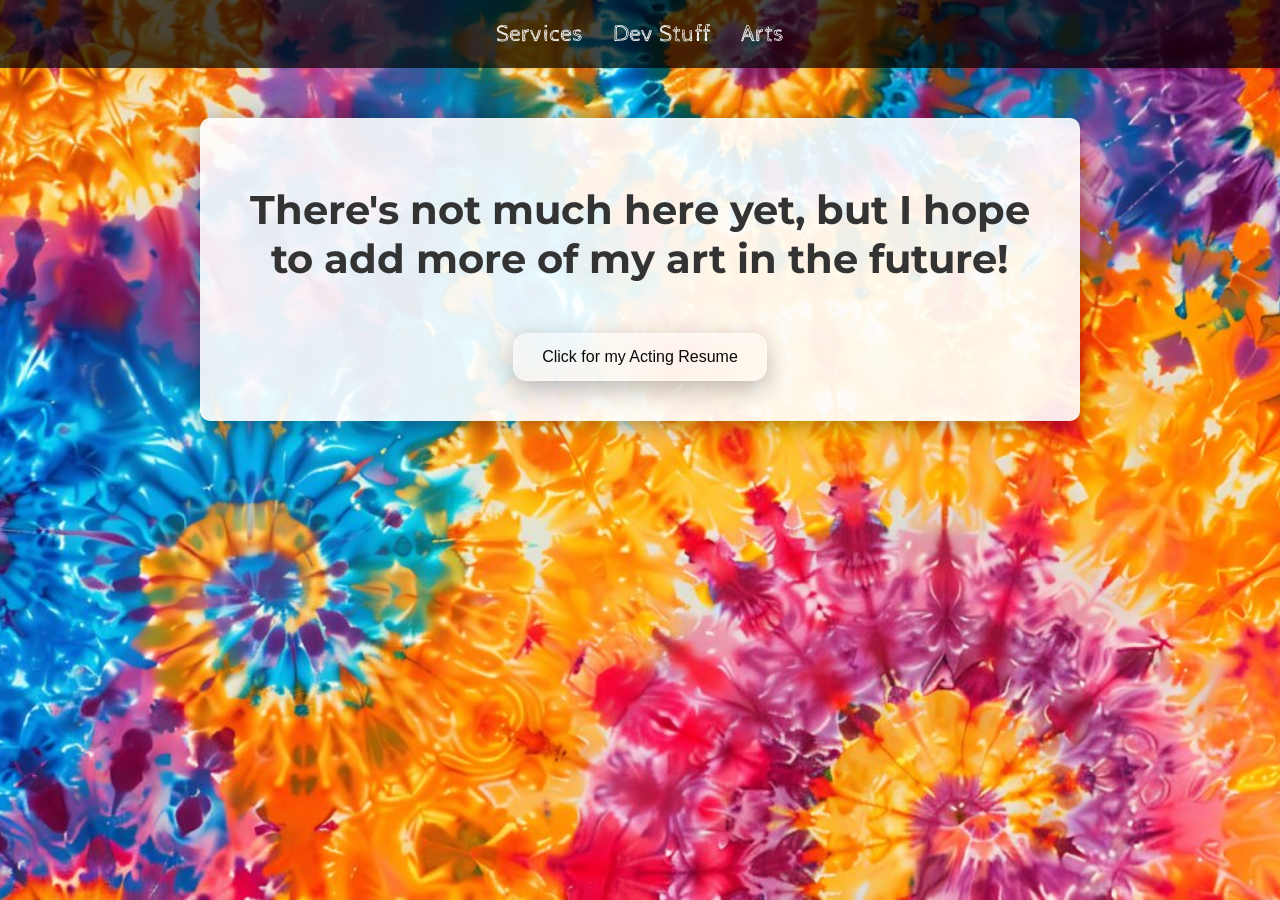
<file: arts.html>
<!DOCTYPE html>
<html lang="en">
<head>
    <meta charset="UTF-8">
    <meta name="viewport" content="width=device-width, initial-scale=1.0">
    <title>My Arts</title>
    <link rel="stylesheet" href="./css/arts.css">
    <link rel="stylesheet" href="./css/general.css">
    <link rel="preconnect" href="https://fonts.googleapis.com">
<link rel="preconnect" href="https://fonts.gstatic.com" crossorigin>
<link href="https://fonts.googleapis.com/css2?family=Aldrich&family=Bitcount+Prop+Double+Ink:wght@100..900&family=Cabin+Sketch:wght@400;700&family=Montserrat:ital,wght@0,100..900;1,100..900&family=Overpass:ital,wght@0,100..900;1,100..900&family=Ranchers&display=swap" rel="stylesheet">
<style>
    #actingresume{
        color: black;
    }
</style>
</head>
<body>
    <header id="ArtsyHeader">
        <nav>
            <a href="./services.html">Services</a>
            <a href="./dev.html">Dev Stuff</a>
            <a href="./arts.html">Arts</a>
        </nav>
    </header>
    <main class="content">
        <h1>There's not much here yet, but I hope to add more of my art in the future!</h1>
        <button id="actingresume" class="glass-btn" onclick="window.open('./media/GraciaGeoff_Acting_Resume.pdf')">Click for my Acting Resume</button>
    </main>
</body>
</html>
</file>
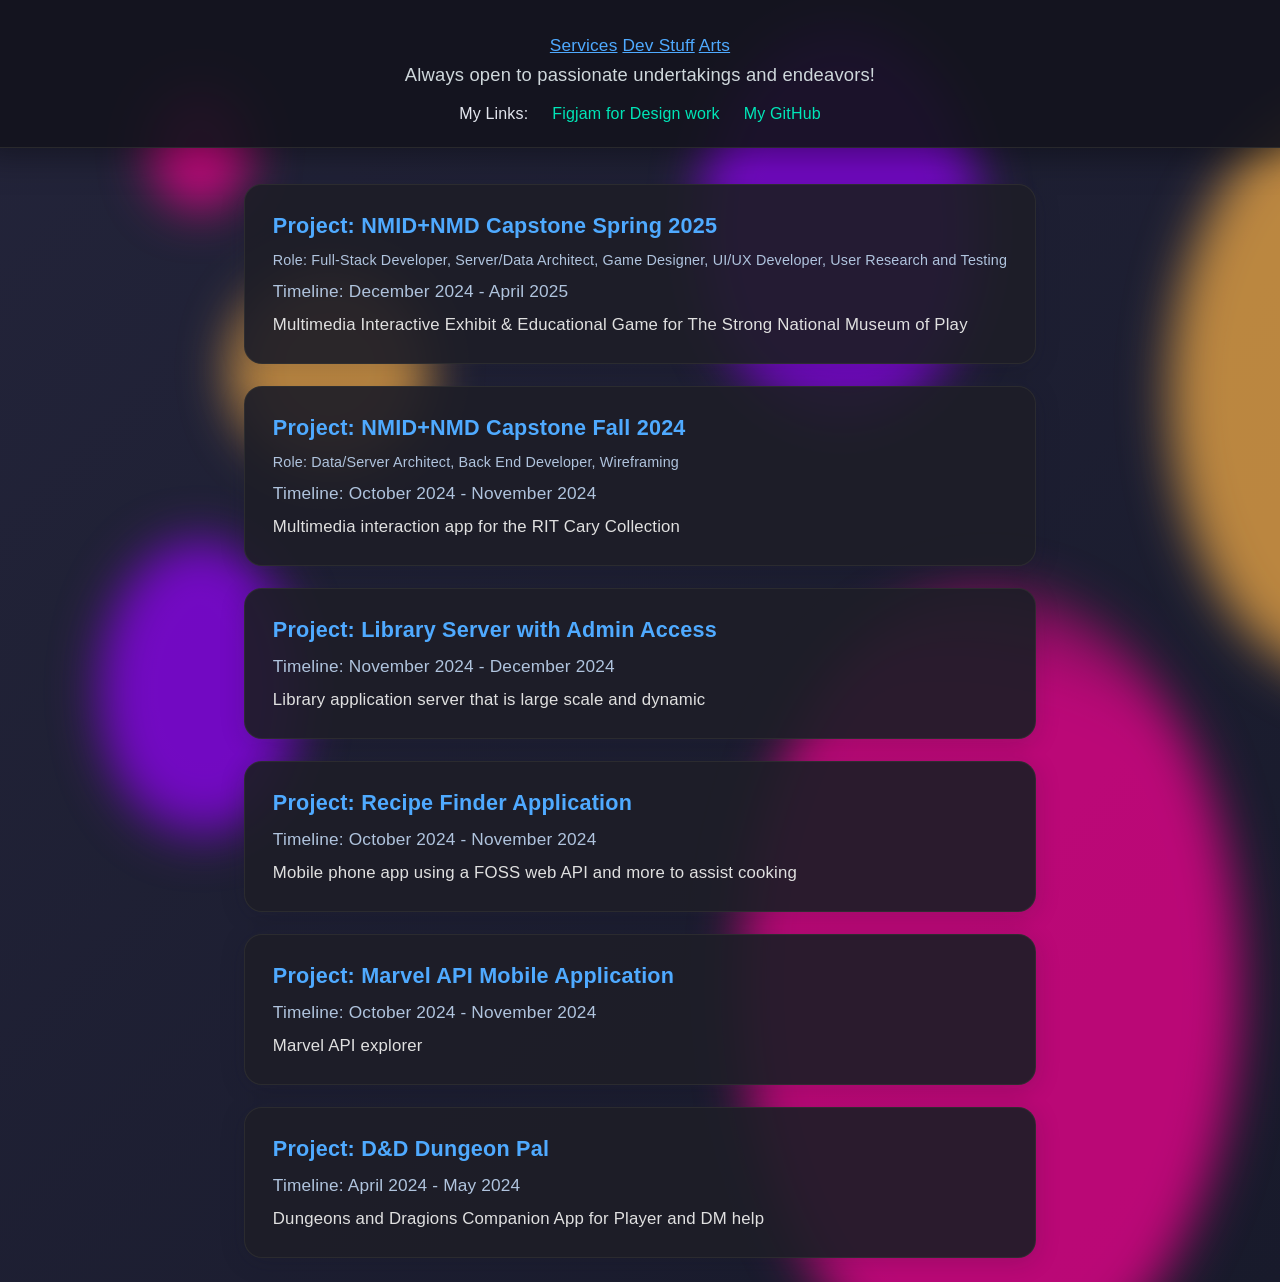
<file: dev.html>
<!DOCTYPE html>
<html lang="en">
<head>
    <meta charset="UTF-8">
    <meta name="viewport" content="width=device-width, initial-scale=1.0">
    <title>Dev Corner!</title>
    <link rel="stylesheet" href="../css/dev.css">
    <link rel="stylesheet" href="../css/general.css">
    <style>
        .project-dropdown {
            margin-top: 15px;
            background: rgba(0, 0, 0, 0.8);
            border: 1px solid #444;
            border-radius: 8px;
            overflow: hidden;
            animation: slideDown 0.3s ease-out;
        }

        @keyframes slideDown {
            from {
                opacity: 0;
                max-height: 0;
                transform: translateY(-10px);
            }
            to {
                opacity: 1;
                max-height: 500px;
                transform: translateY(0);
            }
        }

        .dropdown-header {
            display: flex;
            justify-content: space-between;
            align-items: center;
            padding: 12px 15px;
            background: rgba(79, 170, 255, 0.1);
            border-bottom: 1px solid #444;
        }

        .dropdown-header span {
            font-weight: 600;
            color: #4faaff;
            font-size: 1.1rem;
        }

        .close-dropdown {
            background: none;
            border: none;
            color: #e3e6ee;
            font-size: 1.5rem;
            cursor: pointer;
            padding: 0;
            width: 32px;
            height: 32px;
            display: flex;
            align-items: center;
            justify-content: center;
            transition: color 0.2s;
        }

        .close-dropdown:hover {
            color: #4faaff;
        }

        .dropdown-body {
            padding: 15px;
            color: #b3b8c5;
            line-height: 1.6;
        }

        .dropdown-body p {
            margin: 10px 0;
            font-size: 0.95rem;
        }

        .dropdown-body a {
            color: #00e6b8;
            text-decoration: none;
            font-weight: 500;
            transition: color 0.3s;
        }

        .dropdown-body a:hover {
            color: #4faaff;
            text-decoration: underline;
        }

        .project-item {
            cursor: pointer;
        }
        #directory2{
            color: #4faaff;
        }
    </style>
    
</head>
<header>
    <section>
    <a id="directory2" href="./services.html">Services</a>
    <a id="directory2" href="./dev.html">Dev Stuff</a>
    <a id="directory2" href="./arts.html">Arts</a>
    </section>
    

    <p>Always open to passionate undertakings and endeavors!</p>
        <ul id="directoryList">My Links:
            <li id="directory"><a id="links" target="_blank" href="https://www.figma.com/board/fLRic9b93506P0XXDchH4d/Graphic-portfolio-pieces?t=VtiPFCrXPInW7VFi-0">Figjam for Design work</a></li>
            <li id="directory"><a id="links" target="_blank" href="https://github.com/grgGIT">My GitHub</a></li>
        </ul>
</header>
<body>
     <div class="lava-lamp left">
        <div class="lava-blobs">
            <div class="blob blob1"></div>
            <div class="blob blob2"></div>
            <div class="blob blob3"></div>
        </div>
    </div>
    <div class="lava-lamp right">
        <div class="lava-blobs">
            <div class="blob blob1"></div>
            <div class="blob blob2"></div>
            <div class="blob blob3"></div>
        </div>
    </div>
    

     <section class="project-list">
        <div class="project-item" data-project='{"title": "NMID+NMD Capstone Spring 2025", "link": "https://github.com/grgGIT/RtRcapstonespringPrototype", "description": "A multimedia project using Arduino."}'>
            <h3>Project: NMID+NMD Capstone Spring 2025</h3>
            <h5>Role: Full-Stack Developer, Server/Data Architect, Game Designer, UI/UX Developer, User Research and Testing</h5>
            <h4>Timeline: December 2024 - April 2025</h4>
            <p>Multimedia Interactive Exhibit & Educational Game for The Strong National Museum of Play</p>
            <div class="project-dropdown" style="display: none;">
                <div class="dropdown-header">
                    <span></span>
                    <button class="close-dropdown" aria-label="Close">×</button>
                </div>
                <div class="dropdown-body"></div>
            </div>
        </div>
        <div class="project-item" data-project='{"title": "Project: NMID+NMD Capstone Fall 2024", "link": "https://github.com/grgGIT/NMID-NMD-Capstone", "description": "Mobile application development project showcasing native features and smooth user experience."}'>
            <h3>Project: NMID+NMD Capstone Fall 2024</h3>
            <h5>Role: Data/Server Architect, Back End Developer, Wireframing</h5>
            <h4>Timeline: October 2024 - November 2024</h4>
            <p>Multimedia interaction app for the RIT Cary Collection</p>
            <div class="project-dropdown" style="display: none;">
                <div class="dropdown-header">
                    <span></span>
                    <button class="close-dropdown" aria-label="Close">×</button>
                </div>
                <div class="dropdown-body"></div>
            </div>
        </div>
        <div class="project-item" data-project='{"title": "Library Site", "link": "https://github.com/grgGIT/finalServer2_LibraryApp", "description": "This is a project I made that was inspired by the library homepages I used to see in my public libraries that I visited in the early 2000s. It has a book rating system, a book review system, and a book recommendation system. It has a typical client side interface and an admin interface. It is a large scale server application that is meant to be fairly dynamic."}'>
            <h3>Project: Library Server with Admin Access</h3>
            <h4>Timeline: November 2024 - December 2024</h4>
            <p>Library application server that is large scale and dynamic</p>
            <div class="project-dropdown" style="display: none;">
                <div class="dropdown-header">
                    <span></span>
                    <button class="close-dropdown" aria-label="Close">×</button>
                </div>
                <div class="dropdown-body"></div>
            </div>
        </div>
        <div class="project-item" data-project='{"title": "Recipe Finder Companion", "link": "https://github.com/grgGIT/p3_RecipeFindapp_IGME340", "description": "App uses an open source web API with endpoints that I created an app around. I wanted to create a beneficial cooking assistant for recipes based on specific needs and allowing for intuitive search refinement"}'>
            <h3>Project: Recipe Finder Application</h3>
            <h4>Timeline: October 2024 - November 2024</h4>
            <p>Mobile phone app using a FOSS web API and more to assist cooking</p>
            <div class="project-dropdown" style="display: none;">
                <div class="dropdown-header">
                    <span></span>
                    <button class="close-dropdown" aria-label="Close">×</button>
                </div>
                <div class="dropdown-body"></div>
            </div>
        </div>
        <div class="project-item" data-project='{"title": "Mobile API Explorer Demo", "link": "https://github.com/grgGIT/p2_API_IGME340", "description": " A mobile application using flutter made with the official Marvel API to allow users to search for their favorite characters and comics."}'>
            <h3>Project: Marvel API Mobile Application</h3>
            <h4>Timeline: October 2024 - November 2024</h4>
            <p>Marvel API explorer</p>
            <div class="project-dropdown" style="display: none;">
                <div class="dropdown-header">
                    <span></span>
                    <button class="close-dropdown" aria-label="Close">×</button>
                </div>
                <div class="dropdown-body"></div>
            </div>
        </div>
        <div class="project-item" data-project='{"title": "Dungeons and Dragons Helper WebApp", "link": "https://github.com/IGME-330-01-2235/hw3-proj-combo-grgGIT", "description": " A web application that allows users to create a character, but it is mainly intended to help Game Creators and DMs to have quick and easy tools of various kinds at easy access. "}'>
            <h3>Project: D&D Dungeon Pal</h3>
            <h4>Timeline: April 2024 - May 2024</h4>
            <p>Dungeons and Dragions Companion App for Player and DM help</p>
            <div class="project-dropdown" style="display: none;">
                <div class="dropdown-header">
                    <span></span>
                    <button class="close-dropdown" aria-label="Close">×</button>
                </div>
                <div class="dropdown-body"></div>
            </div>
        </div>
    </section>
    <script type="text/javascript">
    document.addEventListener('DOMContentLoaded', function() {
        const projectItems = document.querySelectorAll('.project-item');
        
        projectItems.forEach(item => {
            item.addEventListener('click', function(e) {
                // Don't trigger if clicking the close button
                if (e.target.classList.contains('close-dropdown')) return;
                
                const projectData = JSON.parse(this.getAttribute('data-project'));
                const dropdown = this.querySelector('.project-dropdown');
                const isOpen = dropdown.style.display !== 'none';
                
                // Close all dropdowns
                document.querySelectorAll('.project-dropdown').forEach(d => {
                    d.style.display = 'none';
                });
                
                // Open the clicked one if it was closed
                if (!isOpen) {
                    showDropdown(dropdown, projectData);
                }
            });

            // Handle close button
            const closeBtn = item.querySelector('.close-dropdown');
            closeBtn.addEventListener('click', function(e) {
                e.stopPropagation();
                const dropdown = item.querySelector('.project-dropdown');
                dropdown.style.display = 'none';
            });
        });

        function showDropdown(dropdown, project) {
            dropdown.style.display = 'block';
            const header = dropdown.querySelector('.dropdown-header span');
            const body = dropdown.querySelector('.dropdown-body');
            
            header.textContent = project.title;
            body.innerHTML = `
                <p>${project.description}</p>
                <p>Explore the full project on <a href="${project.link}" target="_blank">GitHub</a>.</p>
            `;
        }
    });
    </script>
</body>

</html>
</file>
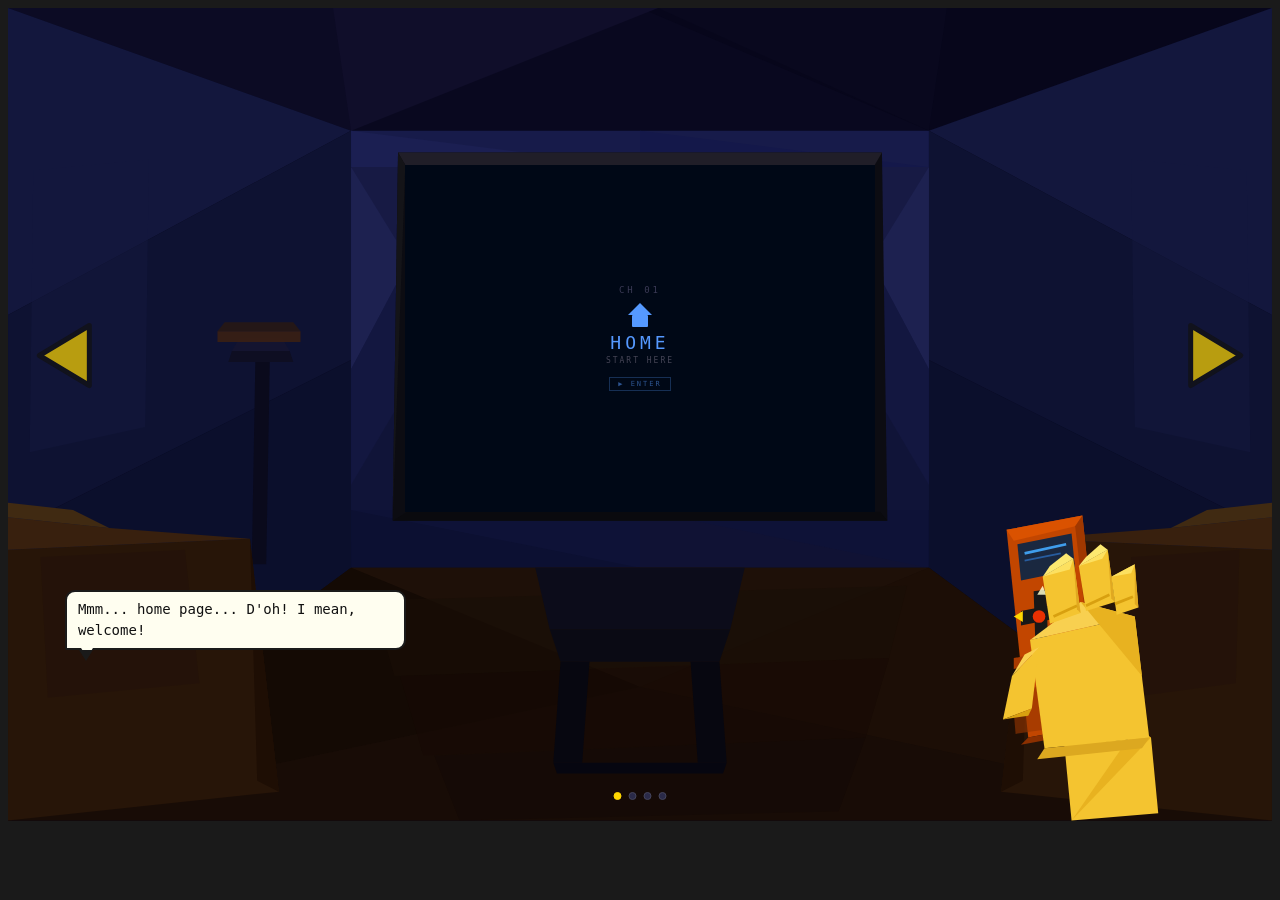
<file: leading.html>
<!DOCTYPE html>
<html lang="en">
<head>
  <meta charset="UTF-8">
  <meta name="viewport" content="width=device-width, initial-scale=1.0">
  <link rel="stylesheet" href="./css/leading.css">
  <link rel="stylesheet" href="./css/general.css">
  <title>LEAD THYSELF FORTH!</title>
</head>
<body>

<div id="rv">

<svg viewBox="0 0 700 450" xmlns="http://www.w3.org/2000/svg" style="position:absolute;inset:0;width:100%;height:100%">

<!-- CEILING panels -->
<polygon points="0,0 700,0 510,68 190,68" fill="#09081f"/>
<polygon points="0,0 350,0 190,68" fill="#0c0b24"/>
<polygon points="350,0 700,0 510,68" fill="#07061b"/>
<polygon points="180,0 360,0 190,68" fill="#100e2a"/>
<polygon points="360,0 520,0 510,68" fill="#09081e"/>

<!-- LEFT WALL facets -->
<polygon points="0,0 190,68 0,170" fill="#13173d"/>
<polygon points="0,170 190,68 190,195 0,290" fill="#0e1232"/>
<polygon points="0,290 190,195 190,310 0,450" fill="#0b0f2c"/>
<polygon points="14,90 78,84 76,232 12,246" fill="#14183e" opacity="0.5"/>

<!-- RIGHT WALL facets -->
<polygon points="700,0 510,68 700,170" fill="#13173d"/>
<polygon points="700,170 510,68 510,195 700,290" fill="#0e1232"/>
<polygon points="700,290 510,195 510,310 700,450" fill="#0b0f2c"/>
<polygon points="686,90 622,84 624,232 688,246" fill="#14183e" opacity="0.5"/>

<!-- BACK WALL top strip -->
<polygon points="190,68 510,68 510,88 190,88" fill="#171b4a"/>
<polygon points="190,68 350,88 190,88" fill="#1b1f52"/>
<polygon points="350,68 510,88 350,88" fill="#14184a"/>
<!-- BACK WALL left of TV -->
<polygon points="190,88 222,88 222,278 190,278" fill="#171a44"/>
<polygon points="190,88 222,140 190,200" fill="#1d2150"/>
<polygon points="190,200 222,140 222,210 190,264" fill="#131740"/>
<polygon points="190,264 222,210 222,278 190,278" fill="#101438"/>
<!-- BACK WALL right of TV -->
<polygon points="478,88 510,88 510,278 478,278" fill="#171a44"/>
<polygon points="510,88 478,140 510,200" fill="#1d2150"/>
<polygon points="510,200 478,140 478,210 510,264" fill="#131740"/>
<polygon points="510,264 478,210 478,278 510,278" fill="#101438"/>
<!-- BACK WALL below TV -->
<polygon points="190,278 510,278 510,310 190,310" fill="#0e1237"/>
<polygon points="190,278 350,310 190,310" fill="#0c1032"/>
<polygon points="350,278 510,310 350,310" fill="#101234"/>

<!-- FLOOR perspective tiles -->
<polygon points="0,450 700,450 510,310 190,310" fill="#160c08"/>
<polygon points="190,310 510,310 350,376" fill="#1e1008"/>
<polygon points="0,450 190,310 350,376" fill="#140a04"/>
<polygon points="700,450 510,310 350,376" fill="#1c0e06"/>
<polygon points="0,450 350,376 700,450" fill="#180c06"/>
<polygon points="202,328 498,320 488,360 214,370" fill="#1a0e07" opacity="0.65"/>
<polygon points="217,370 488,360 475,404 230,414" fill="#160a04" opacity="0.55"/>
<polygon points="236,414 475,404 460,445 250,450" fill="#120806" opacity="0.4"/>

<!-- TV STAND -->
<polygon points="292,310 408,310 400,344 300,344" fill="#0c0c1a"/>
<polygon points="300,344 400,344 394,362 306,362" fill="#0a0a14"/>
<polygon points="306,362 322,362 318,418 302,418" fill="#070710"/>
<polygon points="378,362 394,362 398,418 382,418" fill="#070710"/>
<polygon points="302,418 398,418 396,424 304,424" fill="#060610"/>

<!-- FLOOR LAMP left side -->
<polygon points="137,194 145,194 143,308 135,308" fill="#0a0a1c"/>
<polygon points="124,190 156,190 158,196 122,196" fill="#0e0e22"/>
<polygon points="128,183 152,183 156,190 124,190" fill="#141430"/>
<polygon points="116,179 162,179 162,185 116,185" fill="#3c2012" opacity="0.85"/>
<polygon points="120,174 158,174 162,179 116,179" fill="#2e1a0c" opacity="0.7"/>

<!-- TV BEZEL chunky CRT -->
<polygon points="216,80 484,80 487,284 213,284" fill="#0c0c12"/>
<polygon points="216,80 484,80 480,87 220,87" fill="#201e28"/>
<polygon points="216,80 220,87 213,284" fill="#141418"/>
<polygon points="213,284 487,284 483,279 221,279" fill="#0a0a0e"/>
<!-- bezel knob -->
<circle cx="468" cy="274" r="5" fill="#191920"/>
<circle cx="468" cy="274" r="2.5" fill="#0e0e14"/>
<!-- TV screen rect (HTML overlay matches this exactly) -->
<rect x="220" y="87" width="260" height="192" fill="#000"/>

<!-- LEFT COUCH ARM -->
<polygon points="0,300 134,294 150,434 0,450" fill="#271508"/>
<polygon points="0,282 56,288 134,294 0,300" fill="#38200e"/>
<polygon points="0,274 36,278 56,288 0,282" fill="#402a12"/>
<polygon points="134,294 150,434 138,428" fill="#1e0e04"/>
<polygon points="18,304 98,300 106,374 22,382" fill="#22100a" opacity="0.5"/>

<!-- RIGHT COUCH ARM -->
<polygon points="700,300 566,294 550,434 700,450" fill="#271508"/>
<polygon points="700,282 644,288 566,294 700,300" fill="#38200e"/>
<polygon points="700,274 664,278 644,288 700,282" fill="#402a12"/>
<polygon points="566,294 550,434 562,428" fill="#1e0e04"/>
<polygon points="622,304 682,300 680,374 620,382" fill="#22100a" opacity="0.5"/>

<!-- REMOTE (drawn before hand so fingers overlap) -->
<polygon points="553,289 595,281 607,396 565,404" fill="#c24600"/>
<polygon points="553,289 595,281 591,287 557,295" fill="#da5200"/>
<polygon points="595,281 607,396 603,394 591,287" fill="#a03800"/>
<polygon points="565,404 607,396 604,400 561,408" fill="#8c3000"/>
<!-- remote display -->
<polygon points="559,297 589,291 591,311 561,317" fill="#1a2840"/>
<line x1="563" y1="302" x2="586" y2="297" stroke="#44aaff" stroke-width="1.5" opacity="0.9"/>
<line x1="563" y1="306" x2="583" y2="302" stroke="#3388ee" stroke-width="1" opacity="0.55"/>
<!-- D-PAD cross -->
<polygon points="561,334 581,330 581,338 561,342" fill="#181818"/>
<polygon points="568,323 575,322 576,352 569,353" fill="#181818"/>
<!-- dpad arrows -->
<polygon points="570,325 575,325 573,320" fill="#ffffcc" opacity="0.85"/>
<polygon points="570,349 575,349 573,354" fill="#ffffcc" opacity="0.85"/>
<!-- LEFT arrow gold -->
<polygon points="562,334 562,340 557,337" fill="#ffd700"/>
<!-- RIGHT arrow gold -->
<polygon points="580,334 580,340 585,337" fill="#ffd700"/>
<circle cx="571" cy="337" r="3.5" fill="#ff3300" opacity="0.9"/>
<!-- remote buttons -->
<polygon points="557,360 573,357 573,363 557,366" fill="#a83a00"/>
<polygon points="576,357 592,354 592,360 576,363" fill="#b84200"/>
<circle cx="563" cy="374" r="2.8" fill="#8a3000"/>
<polygon points="570,371 581,369 581,375 570,377" fill="#9e3800"/>
<circle cx="588" cy="372" r="2.8" fill="#8a3000"/>
<polygon points="556,378 598,372 600,396 558,402" fill="#983600" opacity="0.6"/>

<!-- HAND — yellow Homer-style, 4 digits total -->
<!-- Forearm/wrist -->
<polygon points="589,450 637,446 633,404 585,408" fill="#f4c430"/>
<polygon points="589,450 633,404 625,398" fill="#e8b220"/>
<!-- Palm -->
<polygon points="566,350 624,337 632,404 574,410" fill="#f4c430"/>
<polygon points="566,350 624,337 594,329" fill="#f8d050"/>
<polygon points="594,329 624,337 628,370" fill="#e8b220"/>
<polygon points="574,410 632,404 628,410 570,416" fill="#dca820"/>
<!-- Thumb -->
<polygon points="556,370 571,354 567,388 551,394" fill="#f4c430"/>
<polygon points="556,370 571,354 563,358" fill="#fad050"/>
<polygon points="551,394 567,388 565,392" fill="#d8a010"/>
<!-- Index finger -->
<polygon points="573,315 590,305 594,335 577,341" fill="#f4c430"/>
<polygon points="573,315 590,305 588,311" fill="#fce060"/>
<polygon points="590,305 594,335 592,333" fill="#e0a820"/>
<polygon points="573,315 590,305 586,302 577,309" fill="#fce870"/>
<!-- Middle finger -->
<polygon points="593,309 609,300 613,329 597,334" fill="#f4c430"/>
<polygon points="593,309 609,300 606,305" fill="#fce060"/>
<polygon points="609,300 613,329 611,327" fill="#e0a820"/>
<polygon points="593,309 609,300 605,297 597,304" fill="#fce870"/>
<!-- Ring finger (shorter) -->
<polygon points="611,315 624,308 626,332 614,336" fill="#f4c430"/>
<polygon points="611,315 624,308 622,313" fill="#fce060"/>
<polygon points="624,308 626,332 624,330" fill="#e0a820"/>
<!-- Knuckle lines -->
<line x1="579" y1="337" x2="592" y2="331" stroke="#d8a010" stroke-width="1.5"/>
<line x1="597" y1="331" x2="610" y2="325" stroke="#d8a010" stroke-width="1.5"/>
<line x1="613" y1="330" x2="623" y2="326" stroke="#d8a010" stroke-width="1.5"/>

</svg>

<!-- TV CONTENT — matches SVG rect x=220 y=87 w=260 h=192 -->
<div id="tvC" onclick="enterCh()">
  <div id="tvF"></div>
  <div>
    <div id="chN">CH 01</div>
    <svg id="chIco" viewBox="0 0 32 32" width="28" height="28"></svg>
    <div id="chLb">HOME</div>
    <div id="chSb">START HERE</div>
    <div id="chEn">▶ ENTER</div>
  </div>
</div>

<!-- SPEECH BUBBLE lower left -->
<div id="bbl" class="bh">
  <div>
    <div id="bTxt"></div>
  </div>
</div>

<!-- LEFT NAV ARROW -->
<div onclick="prevCh()" class="nav-arrow" style="left:1%;">
  <svg viewBox="0 0 24 24"><polygon points="19,3 4,12 19,21" fill="#ffd700" stroke="#111" stroke-width="1.5" stroke-linejoin="round"/></svg>
</div>

<!-- RIGHT NAV ARROW -->
<div onclick="nextCh()" class="nav-arrow" style="right:1%;">
  <svg viewBox="0 0 24 24"><polygon points="5,3 20,12 5,21" fill="#ffd700" stroke="#111" stroke-width="1.5" stroke-linejoin="round"/></svg>
</div>

<!-- CHANNEL DOTS -->
<div id="chDots"></div>

<!-- ORIENTATION MESSAGE -->
<div id="orientation-message">
  Please rotate your device to landscape mode for the best experience.
</div>

</div>

<script>
function checkOrientation() {
  const message = document.getElementById('orientation-message');
  if (window.innerHeight > window.innerWidth) {
    message.style.display = 'flex';
  } else {
    message.style.display = 'none';
  }
}

window.addEventListener('orientationchange', checkOrientation);
checkOrientation(); // Initial check

function openLink(url) {
  window.location.href = url;
}

const chs=[
  {n:'01',lb:'HOME',sb:'START HERE',col:'#5599ff',bg:'#000816',
   sp:"Mmm... home page...\nD'oh! I mean, welcome!",
   url:'./index.html',
   ic:`<polygon points="16,4 28,16 4,16" fill="COLR"/><rect x="8" y="16" width="16" height="12" rx="1" fill="COLR"/><rect x="12" y="21" width="8" height="7" fill="COLR" opacity="0.35"/>`},
  {n:'02',lb:'SERVICES',sb:'WHAT I DO',col:'#ff8844',bg:'#120400',
   sp:"Services... like when\nsomeone does stuff so\nyou don't have to. Excellent.",
   url:'./services.html',
   ic:`<circle cx="16" cy="16" r="8" fill="none" stroke="COLR" stroke-width="2.5"/><line x1="16" y1="8" x2="16" y2="24" stroke="COLR" stroke-width="2"/><line x1="8" y1="16" x2="24" y2="16" stroke="COLR" stroke-width="2"/>`},
  {n:'03',lb:'DEV STUFF',sb:'CODE AND THINGS',col:'#44ff88',bg:'#001408',
   sp:"The blinking cursor lines!\nThey go so fast...\nI'm so smart.",
   url:'./dev.html',
   ic:`<polygon points="4,16 12,9 12,23" fill="COLR"/><polygon points="28,16 20,9 20,23" fill="COLR"/><line x1="15" y1="8" x2="17" y2="24" stroke="COLR" stroke-width="2"/>`},
  {n:'04',lb:'ARTS',sb:'CREATIVE WORK',col:'#ff44bb',bg:'#12000a',
   sp:"Art! I know about art.\nIt's got colors and...\nfeelings. Mostly feelings.",
   url:'./arts.html',
   ic:`<circle cx="16" cy="16" r="9" fill="none" stroke="COLR" stroke-width="2"/><circle cx="12" cy="13" r="2.5" fill="COLR"/><circle cx="20" cy="13" r="2.5" fill="COLR"/><circle cx="16" cy="21" r="2.5" fill="COLR"/>`}
];

let cur=0, bt;

function mkDots(){
  const d=document.getElementById('chDots');
  d.innerHTML='';
  chs.forEach((_,i)=>{
    const el=document.createElement('div');
    el.style.cssText='width:6px;height:6px;border-radius:50%;cursor:pointer;transition:background .2s;background:'+(i===cur?'#ffd700':'#2a2a48')+';border:1px solid '+(i===cur?'#ffd700':'#44445a');
    el.onclick=()=>goTo(i);
    d.appendChild(el);
  });
}

function showBubble(txt){
  clearTimeout(bt);
  document.getElementById('bTxt').textContent=txt;
  document.getElementById('bbl').className='bv';
  bt=setTimeout(()=>document.getElementById('bbl').className='bh',4800);
}

function applyC(i){
  const c=chs[i];
  document.getElementById('tvC').style.background=c.bg;
  document.getElementById('chN').textContent='CH '+c.n;
  document.getElementById('chLb').textContent=c.lb;
  document.getElementById('chLb').style.color=c.col;
  document.getElementById('chSb').textContent=c.sb;
  document.getElementById('chEn').style.borderColor=c.col+'44';
  document.getElementById('chEn').style.color=c.col+'88';
  document.getElementById('chIco').innerHTML=c.ic.replace(/COLR/g,c.col);
  mkDots();
}

function goTo(i){
  if(i===cur)return;
  const f=document.getElementById('tvF');
  f.style.transition='none';
  f.style.opacity='1';
  cur=i; applyC(i);
  requestAnimationFrame(()=>requestAnimationFrame(()=>{
    f.style.transition='opacity .14s';
    f.style.opacity='0';
  }));
  setTimeout(()=>showBubble(chs[i].sp),130);
}

function prevCh(){if(cur>0)goTo(cur-1);}
function nextCh(){if(cur<chs.length-1)goTo(cur+1);}

function enterCh(){
  const f=document.getElementById('tvF');
  f.style.transition='none';
  f.style.opacity='1';
  setTimeout(()=>openLink(chs[cur].url),80);
}

document.addEventListener('keydown',e=>{
  if(e.key==='ArrowLeft')prevCh();
  if(e.key==='ArrowRight')nextCh();
  if(e.key==='Enter'||e.key===' ')enterCh();
});

applyC(0);
setTimeout(()=>showBubble(chs[0].sp),900);
</script>
</body>
</html>
</file>
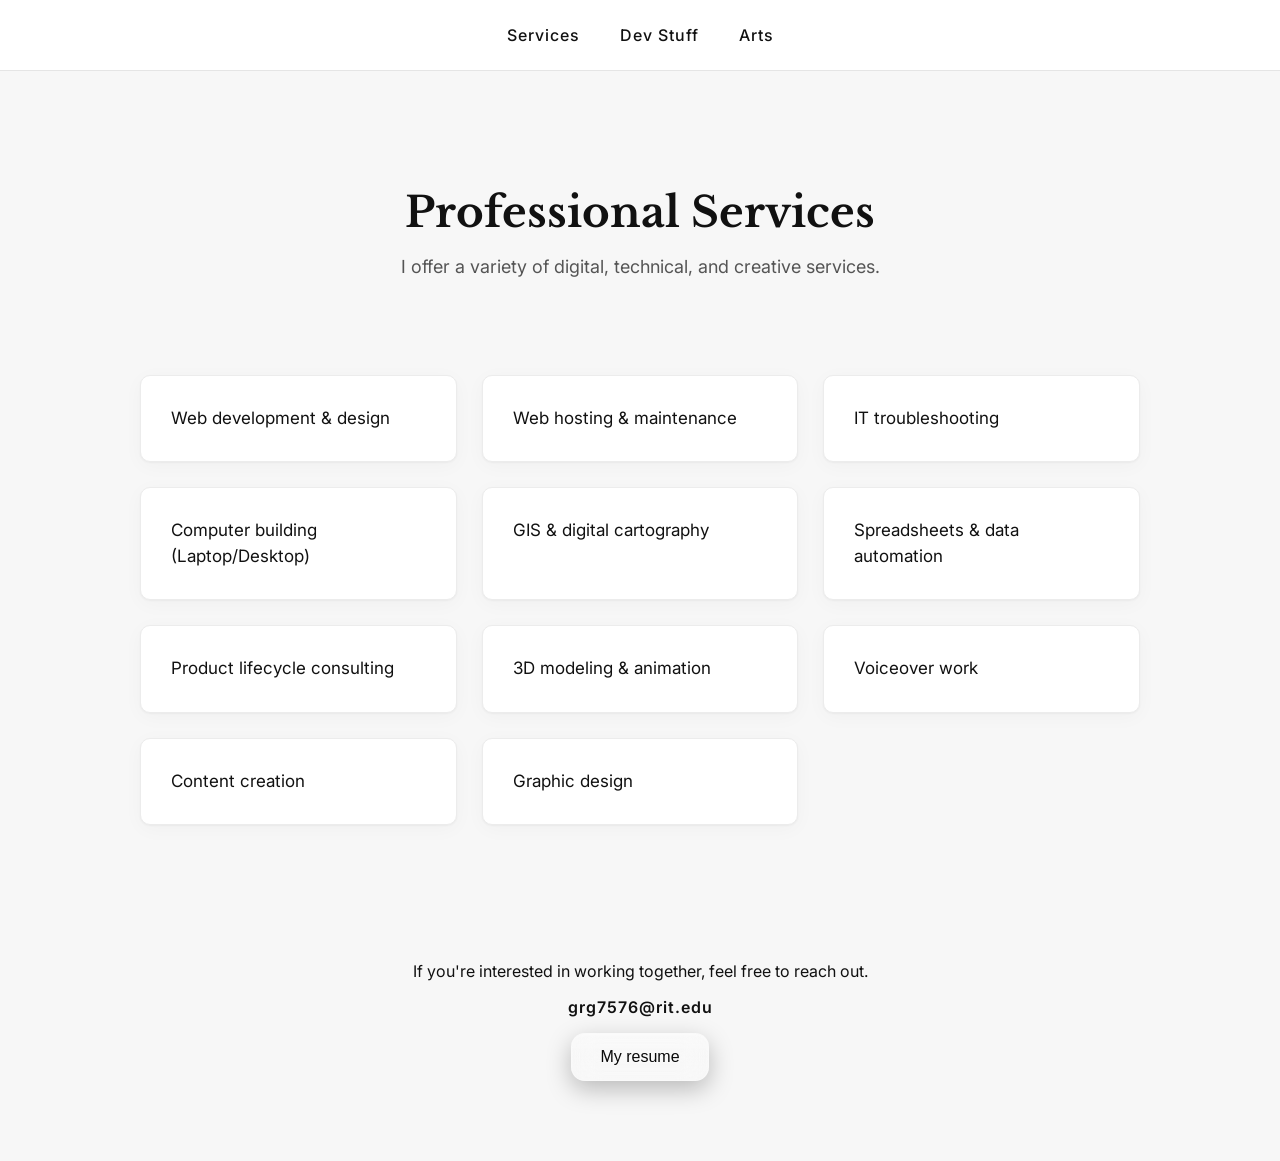
<file: services.html>
<!DOCTYPE html>
<html lang="en">
<head>
<meta charset="UTF-8">
<meta name="viewport" content="width=device-width, initial-scale=1.0">
<title>My Services</title>

<link rel="stylesheet" href="../css/general.css">
<link rel="stylesheet" href="../css/services.css">

<link href="https://fonts.googleapis.com/css2?family=Inter:wght@300;400;600&family=Libre+Baskerville:wght@400;700&display=swap" rel="stylesheet">

<style>
    #resume-btn {
        color: black;
    }
</style>

</head>

<body>

<header class="nav">
    <a href="./services.html">Services</a>
    <a href="./dev.html">Dev Stuff</a>
    <a href="./arts.html">Arts</a>
</header>

<section class="hero">
<h1>Professional Services</h1>
<p>I offer a variety of digital, technical, and creative services.</p>
</section>

<section class="services-grid">

<div class="service-card">Web development & design</div>
<div class="service-card">Web hosting & maintenance</div>
<div class="service-card">IT troubleshooting</div>
<div class="service-card">Computer building (Laptop/Desktop)</div>
<div class="service-card">GIS & digital cartography</div>
<div class="service-card">Spreadsheets & data automation</div>
<div class="service-card">Product lifecycle consulting</div>
<div class="service-card">3D modeling & animation</div>
<div class="service-card">Voiceover work</div>
<div class="service-card">Content creation</div>
<div class="service-card">Graphic design</div>

</section>

<section class="contact">
<p>If you're interested in working together, feel free to reach out.</p>
<p class="email">grg7576@rit.edu</p>

<button id="resume-btn" class="glass-btn" onclick="window.open('../media/GeoffGracia_Resume_2026.pdf')">My resume</button>
</section>

</body>
</html>
</file>
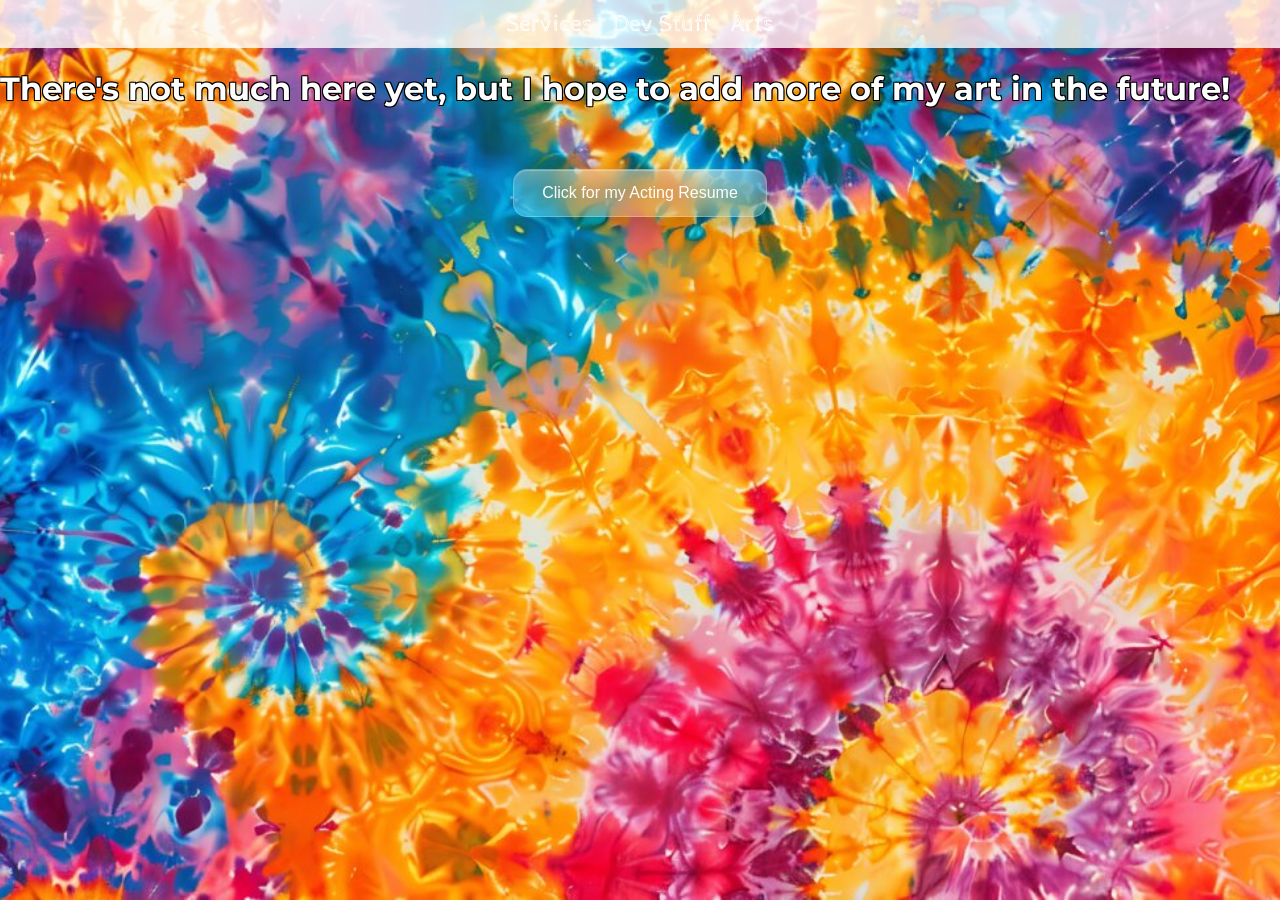
<file: pages/arts.html>
<!DOCTYPE html>
<html lang="en">
<head>
    <meta charset="UTF-8">
    <meta name="viewport" content="width=device-width, initial-scale=1.0">
    <title>My Arts</title>
    <link rel="stylesheet" href="../css/arts.css">
    <link rel="stylesheet" href="../css/general.css">
    <link rel="preconnect" href="https://fonts.googleapis.com">
<link rel="preconnect" href="https://fonts.gstatic.com" crossorigin>
<link href="https://fonts.googleapis.com/css2?family=Aldrich&family=Bitcount+Prop+Double+Ink:wght@100..900&family=Cabin+Sketch:wght@400;700&family=Montserrat:ital,wght@0,100..900;1,100..900&family=Overpass:ital,wght@0,100..900;1,100..900&family=Ranchers&display=swap" rel="stylesheet">
    <style>
        #ArtsyHeader{
            background-color: rgba(255, 255, 255, 0.8);
            
            background-size: cover;
            padding: 10px;
            display: flex;
            justify-content: center;
            gap: 20px;
            font-family: "Cabin Sketch", cursive;
            font-size: 70px;
        }
        #actingresume{
            position: relative;
            margin-left: auto;
            margin-right: auto;
            display: block;
        }
        
    </style>
</head>
<header id="ArtsyHeader">
    <a href="./services.html">Services</a>
    <a href="./dev.html"> Dev Stuff</a>
    <a href="./arts.html">Arts</a>

</header>
<body>
    <h1 style="text-shadow: -1px -1px 0 #000, 1px -1px 0 #000,
          -1px 1px 0 #000, 1px 1px 0 #000; color: white;">
  	There's not much here yet, but I hope to add more of my art in the future!
    </h1>

<br>
<button id="actingresume" class="glass-btn" onclick="window.open('../media/GraciaGeoff_Acting_Resume.pdf')"> Click for my Acting Resume</button>
    
</body>
</html>
</file>
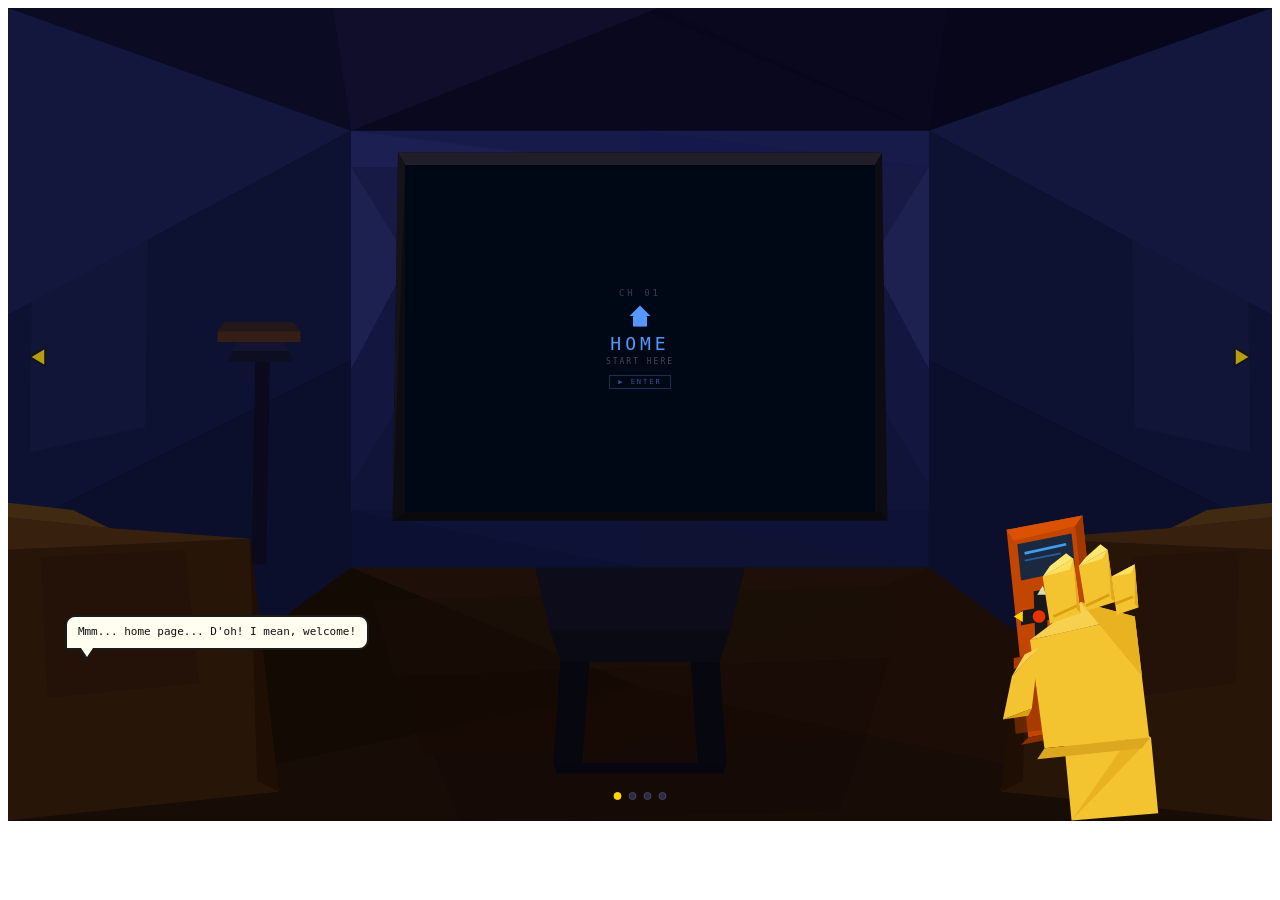
<file: unusedPages/lowpoly_tv_nav.html>
<style>
#rv{position:relative;width:100%;aspect-ratio:700/450;overflow:hidden;background:#06061a;user-select:none;cursor:default;font-family:var(--font-mono,monospace)}
#bbl{transition:opacity .3s,transform .3s}
.bh{opacity:0;transform:translateY(8px);pointer-events:none}
.bv{opacity:1;transform:none}
#tvC{transition:background .05s}
#tvC:hover{filter:brightness(1.12)}
</style>

<div id="rv">

<svg viewBox="0 0 700 450" xmlns="http://www.w3.org/2000/svg" style="position:absolute;inset:0;width:100%;height:100%">

<!-- CEILING panels -->
<polygon points="0,0 700,0 510,68 190,68" fill="#09081f"/>
<polygon points="0,0 350,0 190,68" fill="#0c0b24"/>
<polygon points="350,0 700,0 510,68" fill="#07061b"/>
<polygon points="180,0 360,0 190,68" fill="#100e2a"/>
<polygon points="360,0 520,0 510,68" fill="#09081e"/>

<!-- LEFT WALL facets -->
<polygon points="0,0 190,68 0,170" fill="#13173d"/>
<polygon points="0,170 190,68 190,195 0,290" fill="#0e1232"/>
<polygon points="0,290 190,195 190,310 0,450" fill="#0b0f2c"/>
<polygon points="14,90 78,84 76,232 12,246" fill="#14183e" opacity="0.5"/>

<!-- RIGHT WALL facets -->
<polygon points="700,0 510,68 700,170" fill="#13173d"/>
<polygon points="700,170 510,68 510,195 700,290" fill="#0e1232"/>
<polygon points="700,290 510,195 510,310 700,450" fill="#0b0f2c"/>
<polygon points="686,90 622,84 624,232 688,246" fill="#14183e" opacity="0.5"/>

<!-- BACK WALL top strip -->
<polygon points="190,68 510,68 510,88 190,88" fill="#171b4a"/>
<polygon points="190,68 350,88 190,88" fill="#1b1f52"/>
<polygon points="350,68 510,88 350,88" fill="#14184a"/>
<!-- BACK WALL left of TV -->
<polygon points="190,88 222,88 222,278 190,278" fill="#171a44"/>
<polygon points="190,88 222,140 190,200" fill="#1d2150"/>
<polygon points="190,200 222,140 222,210 190,264" fill="#131740"/>
<polygon points="190,264 222,210 222,278 190,278" fill="#101438"/>
<!-- BACK WALL right of TV -->
<polygon points="478,88 510,88 510,278 478,278" fill="#171a44"/>
<polygon points="510,88 478,140 510,200" fill="#1d2150"/>
<polygon points="510,200 478,140 478,210 510,264" fill="#131740"/>
<polygon points="510,264 478,210 478,278 510,278" fill="#101438"/>
<!-- BACK WALL below TV -->
<polygon points="190,278 510,278 510,310 190,310" fill="#0e1237"/>
<polygon points="190,278 350,310 190,310" fill="#0c1032"/>
<polygon points="350,278 510,310 350,310" fill="#101234"/>

<!-- FLOOR perspective tiles -->
<polygon points="0,450 700,450 510,310 190,310" fill="#160c08"/>
<polygon points="190,310 510,310 350,376" fill="#1e1008"/>
<polygon points="0,450 190,310 350,376" fill="#140a04"/>
<polygon points="700,450 510,310 350,376" fill="#1c0e06"/>
<polygon points="0,450 350,376 700,450" fill="#180c06"/>
<polygon points="202,328 498,320 488,360 214,370" fill="#1a0e07" opacity="0.65"/>
<polygon points="217,370 488,360 475,404 230,414" fill="#160a04" opacity="0.55"/>
<polygon points="236,414 475,404 460,445 250,450" fill="#120806" opacity="0.4"/>

<!-- TV STAND -->
<polygon points="292,310 408,310 400,344 300,344" fill="#0c0c1a"/>
<polygon points="300,344 400,344 394,362 306,362" fill="#0a0a14"/>
<polygon points="306,362 322,362 318,418 302,418" fill="#070710"/>
<polygon points="378,362 394,362 398,418 382,418" fill="#070710"/>
<polygon points="302,418 398,418 396,424 304,424" fill="#060610"/>

<!-- FLOOR LAMP left side -->
<polygon points="137,194 145,194 143,308 135,308" fill="#0a0a1c"/>
<polygon points="124,190 156,190 158,196 122,196" fill="#0e0e22"/>
<polygon points="128,183 152,183 156,190 124,190" fill="#141430"/>
<polygon points="116,179 162,179 162,185 116,185" fill="#3c2012" opacity="0.85"/>
<polygon points="120,174 158,174 162,179 116,179" fill="#2e1a0c" opacity="0.7"/>

<!-- TV BEZEL chunky CRT -->
<polygon points="216,80 484,80 487,284 213,284" fill="#0c0c12"/>
<polygon points="216,80 484,80 480,87 220,87" fill="#201e28"/>
<polygon points="216,80 220,87 213,284" fill="#141418"/>
<polygon points="213,284 487,284 483,279 221,279" fill="#0a0a0e"/>
<!-- bezel knob -->
<circle cx="468" cy="274" r="5" fill="#191920"/>
<circle cx="468" cy="274" r="2.5" fill="#0e0e14"/>
<!-- TV screen rect (HTML overlay matches this exactly) -->
<rect x="220" y="87" width="260" height="192" fill="#000"/>

<!-- LEFT COUCH ARM -->
<polygon points="0,300 134,294 150,434 0,450" fill="#271508"/>
<polygon points="0,282 56,288 134,294 0,300" fill="#38200e"/>
<polygon points="0,274 36,278 56,288 0,282" fill="#402a12"/>
<polygon points="134,294 150,434 138,428" fill="#1e0e04"/>
<polygon points="18,304 98,300 106,374 22,382" fill="#22100a" opacity="0.5"/>

<!-- RIGHT COUCH ARM -->
<polygon points="700,300 566,294 550,434 700,450" fill="#271508"/>
<polygon points="700,282 644,288 566,294 700,300" fill="#38200e"/>
<polygon points="700,274 664,278 644,288 700,282" fill="#402a12"/>
<polygon points="566,294 550,434 562,428" fill="#1e0e04"/>
<polygon points="622,304 682,300 680,374 620,382" fill="#22100a" opacity="0.5"/>

<!-- REMOTE (drawn before hand so fingers overlap) -->
<polygon points="553,289 595,281 607,396 565,404" fill="#c24600"/>
<polygon points="553,289 595,281 591,287 557,295" fill="#da5200"/>
<polygon points="595,281 607,396 603,394 591,287" fill="#a03800"/>
<polygon points="565,404 607,396 604,400 561,408" fill="#8c3000"/>
<!-- remote display -->
<polygon points="559,297 589,291 591,311 561,317" fill="#1a2840"/>
<line x1="563" y1="302" x2="586" y2="297" stroke="#44aaff" stroke-width="1.5" opacity="0.9"/>
<line x1="563" y1="306" x2="583" y2="302" stroke="#3388ee" stroke-width="1" opacity="0.55"/>
<!-- D-PAD cross -->
<polygon points="561,334 581,330 581,338 561,342" fill="#181818"/>
<polygon points="568,323 575,322 576,352 569,353" fill="#181818"/>
<!-- dpad arrows -->
<polygon points="570,325 575,325 573,320" fill="#ffffcc" opacity="0.85"/>
<polygon points="570,349 575,349 573,354" fill="#ffffcc" opacity="0.85"/>
<!-- LEFT arrow gold -->
<polygon points="562,334 562,340 557,337" fill="#ffd700"/>
<!-- RIGHT arrow gold -->
<polygon points="580,334 580,340 585,337" fill="#ffd700"/>
<circle cx="571" cy="337" r="3.5" fill="#ff3300" opacity="0.9"/>
<!-- remote buttons -->
<polygon points="557,360 573,357 573,363 557,366" fill="#a83a00"/>
<polygon points="576,357 592,354 592,360 576,363" fill="#b84200"/>
<circle cx="563" cy="374" r="2.8" fill="#8a3000"/>
<polygon points="570,371 581,369 581,375 570,377" fill="#9e3800"/>
<circle cx="588" cy="372" r="2.8" fill="#8a3000"/>
<polygon points="556,378 598,372 600,396 558,402" fill="#983600" opacity="0.6"/>

<!-- HAND — yellow Homer-style, 4 digits total -->
<!-- Forearm/wrist -->
<polygon points="589,450 637,446 633,404 585,408" fill="#f4c430"/>
<polygon points="589,450 633,404 625,398" fill="#e8b220"/>
<!-- Palm -->
<polygon points="566,350 624,337 632,404 574,410" fill="#f4c430"/>
<polygon points="566,350 624,337 594,329" fill="#f8d050"/>
<polygon points="594,329 624,337 628,370" fill="#e8b220"/>
<polygon points="574,410 632,404 628,410 570,416" fill="#dca820"/>
<!-- Thumb -->
<polygon points="556,370 571,354 567,388 551,394" fill="#f4c430"/>
<polygon points="556,370 571,354 563,358" fill="#fad050"/>
<polygon points="551,394 567,388 565,392" fill="#d8a010"/>
<!-- Index finger -->
<polygon points="573,315 590,305 594,335 577,341" fill="#f4c430"/>
<polygon points="573,315 590,305 588,311" fill="#fce060"/>
<polygon points="590,305 594,335 592,333" fill="#e0a820"/>
<polygon points="573,315 590,305 586,302 577,309" fill="#fce870"/>
<!-- Middle finger -->
<polygon points="593,309 609,300 613,329 597,334" fill="#f4c430"/>
<polygon points="593,309 609,300 606,305" fill="#fce060"/>
<polygon points="609,300 613,329 611,327" fill="#e0a820"/>
<polygon points="593,309 609,300 605,297 597,304" fill="#fce870"/>
<!-- Ring finger (shorter) -->
<polygon points="611,315 624,308 626,332 614,336" fill="#f4c430"/>
<polygon points="611,315 624,308 622,313" fill="#fce060"/>
<polygon points="624,308 626,332 624,330" fill="#e0a820"/>
<!-- Knuckle lines -->
<line x1="579" y1="337" x2="592" y2="331" stroke="#d8a010" stroke-width="1.5"/>
<line x1="597" y1="331" x2="610" y2="325" stroke="#d8a010" stroke-width="1.5"/>
<line x1="613" y1="330" x2="623" y2="326" stroke="#d8a010" stroke-width="1.5"/>

</svg>

<!-- TV CONTENT — matches SVG rect x=220 y=87 w=260 h=192 -->
<div id="tvC"
  style="position:absolute;left:31.43%;top:19.33%;width:37.14%;height:42.67%;display:flex;flex-direction:column;align-items:center;justify-content:center;overflow:hidden;cursor:pointer;background:#000816"
  onclick="enterCh()">
  <div id="tvF" style="position:absolute;inset:0;background:#fff;opacity:0;pointer-events:none;z-index:10;transition:opacity .12s"></div>
  <div style="position:relative;z-index:2;text-align:center;padding:0 9%;width:100%">
    <div id="chN" style="font-size:9px;letter-spacing:3px;color:#3a3a55;margin-bottom:4px">CH 01</div>
    <svg id="chIco" viewBox="0 0 32 32" width="28" height="28" style="display:block;margin:0 auto 5px;overflow:visible"></svg>
    <div id="chLb" style="font-size:18px;font-weight:500;letter-spacing:4px;color:#5599ff;line-height:1;margin-bottom:4px">HOME</div>
    <div id="chSb" style="font-size:8px;letter-spacing:2px;color:#445;margin-bottom:9px">START HERE</div>
    <div id="chEn" style="font-size:7px;letter-spacing:2px;padding:2px 8px;display:inline-block;border:1px solid #5599ff44;color:#5599ff88">▶ ENTER</div>
  </div>
</div>

<!-- SPEECH BUBBLE lower left -->
<div id="bbl" class="bh" style="position:absolute;left:4.5%;bottom:21%;max-width:27%;z-index:40">
  <div style="background:#fffef0;border:2.5px solid #1a1a1a;border-radius:10px 10px 10px 2px;padding:7px 11px">
    <div id="bTxt" style="font-size:11px;font-weight:500;color:#111;line-height:1.5;font-family:var(--font-sans)"></div>
  </div>
  <div style="position:absolute;bottom:-11px;left:14px;width:0;height:0;border-left:7px solid transparent;border-right:7px solid transparent;border-top:11px solid #1a1a1a"></div>
  <div style="position:absolute;bottom:-7px;left:16px;width:0;height:0;border-left:6px solid transparent;border-right:6px solid transparent;border-top:9px solid #fffef0"></div>
</div>

<!-- LEFT NAV ARROW -->
<div onclick="prevCh()" style="position:absolute;left:1%;top:43%;transform:translateY(-50%);cursor:pointer;z-index:50;padding:10px 5px;opacity:0.7;transition:opacity .15s" onmouseover="this.style.opacity=1" onmouseout="this.style.opacity=0.7">
  <svg width="24" height="24" viewBox="0 0 24 24"><polygon points="19,3 4,12 19,21" fill="#ffd700" stroke="#111" stroke-width="1.5" stroke-linejoin="round"/></svg>
</div>

<!-- RIGHT NAV ARROW -->
<div onclick="nextCh()" style="position:absolute;right:1%;top:43%;transform:translateY(-50%);cursor:pointer;z-index:50;padding:10px 5px;opacity:0.7;transition:opacity .15s" onmouseover="this.style.opacity=1" onmouseout="this.style.opacity=0.7">
  <svg width="24" height="24" viewBox="0 0 24 24"><polygon points="5,3 20,12 5,21" fill="#ffd700" stroke="#111" stroke-width="1.5" stroke-linejoin="round"/></svg>
</div>

<!-- CHANNEL DOTS -->
<div id="chDots" style="position:absolute;bottom:2.5%;left:50%;transform:translateX(-50%);display:flex;gap:7px;z-index:50"></div>

</div>

<script>
const chs=[
  {n:'01',lb:'HOME',sb:'START HERE',col:'#5599ff',bg:'#000816',
   sp:"Mmm... home page...\nD'oh! I mean, welcome!",
   url:'../index.html',
   ic:`<polygon points="16,4 28,16 4,16" fill="COLR"/><rect x="8" y="16" width="16" height="12" rx="1" fill="COLR"/><rect x="12" y="21" width="8" height="7" fill="COLR" opacity="0.35"/>`},
  {n:'02',lb:'SERVICES',sb:'WHAT I DO',col:'#ff8844',bg:'#120400',
   sp:"Services... like when\nsomeone does stuff so\nyou don't have to. Excellent.",
   url:'./services.html',
   ic:`<circle cx="16" cy="16" r="8" fill="none" stroke="COLR" stroke-width="2.5"/><line x1="16" y1="8" x2="16" y2="24" stroke="COLR" stroke-width="2"/><line x1="8" y1="16" x2="24" y2="16" stroke="COLR" stroke-width="2"/>`},
  {n:'03',lb:'DEV STUFF',sb:'CODE AND THINGS',col:'#44ff88',bg:'#001408',
   sp:"The blinking cursor lines!\nThey go so fast...\nI'm so smart.",
   url:'./dev.html',
   ic:`<polygon points="4,16 12,9 12,23" fill="COLR"/><polygon points="28,16 20,9 20,23" fill="COLR"/><line x1="15" y1="8" x2="17" y2="24" stroke="COLR" stroke-width="2"/>`},
  {n:'04',lb:'ARTS',sb:'CREATIVE WORK',col:'#ff44bb',bg:'#12000a',
   sp:"Art! I know about art.\nIt's got colors and...\nfeelings. Mostly feelings.",
   url:'./arts.html',
   ic:`<circle cx="16" cy="16" r="9" fill="none" stroke="COLR" stroke-width="2"/><circle cx="12" cy="13" r="2.5" fill="COLR"/><circle cx="20" cy="13" r="2.5" fill="COLR"/><circle cx="16" cy="21" r="2.5" fill="COLR"/>`}
];

let cur=0, bt;

function mkDots(){
  const d=document.getElementById('chDots');
  d.innerHTML='';
  chs.forEach((_,i)=>{
    const el=document.createElement('div');
    el.style.cssText='width:6px;height:6px;border-radius:50%;cursor:pointer;transition:background .2s;background:'+(i===cur?'#ffd700':'#2a2a48')+';border:1px solid '+(i===cur?'#ffd700':'#44445a');
    el.onclick=()=>goTo(i);
    d.appendChild(el);
  });
}

function showBubble(txt){
  clearTimeout(bt);
  document.getElementById('bTxt').textContent=txt;
  document.getElementById('bbl').className='bv';
  bt=setTimeout(()=>document.getElementById('bbl').className='bh',4800);
}

function applyC(i){
  const c=chs[i];
  document.getElementById('tvC').style.background=c.bg;
  document.getElementById('chN').textContent='CH '+c.n;
  document.getElementById('chLb').textContent=c.lb;
  document.getElementById('chLb').style.color=c.col;
  document.getElementById('chSb').textContent=c.sb;
  document.getElementById('chEn').style.borderColor=c.col+'44';
  document.getElementById('chEn').style.color=c.col+'88';
  document.getElementById('chIco').innerHTML=c.ic.replace(/COLR/g,c.col);
  mkDots();
}

function goTo(i){
  if(i===cur)return;
  const f=document.getElementById('tvF');
  f.style.transition='none';
  f.style.opacity='1';
  cur=i; applyC(i);
  requestAnimationFrame(()=>requestAnimationFrame(()=>{
    f.style.transition='opacity .14s';
    f.style.opacity='0';
  }));
  setTimeout(()=>showBubble(chs[i].sp),130);
}

function prevCh(){if(cur>0)goTo(cur-1);}
function nextCh(){if(cur<chs.length-1)goTo(cur+1);}

function enterCh(){
  const f=document.getElementById('tvF');
  f.style.transition='none';
  f.style.opacity='1';
  setTimeout(()=>openLink(chs[cur].url),80);
}

document.addEventListener('keydown',e=>{
  if(e.key==='ArrowLeft')prevCh();
  if(e.key==='ArrowRight')nextCh();
  if(e.key==='Enter'||e.key===' ')enterCh();
});

applyC(0);
setTimeout(()=>showBubble(chs[0].sp),900);
</script>

<!-- <!DOCTYPE html>
<html lang="en">
<head>
    <meta charset="UTF-8">
    <meta name="viewport" content="width=device-width, initial-scale=1.0">
    <title>Lead thyself forth!</title>
    <link rel="stylesheet" href="../css/leading.css">
    <link rel="stylesheet" href="../css/general.css">
</head>
<header>
    <h4>You can also use these to get around</h4>
    <a href="./services.html">Services</a>
    <a href="./dev.html">Dev Stuff</a>
    <a href="./arts.html">Arts</a>
</header>
<body>
     <h1>GOOD TIDINGS TRAVELERS!!</h1>
    <p></p> 
</body> 
  -->
</file>
<file: css/arts.css>
body {
    background-image: url('../media/Tie-Dye-Color-Combination-1-1024x683.jpg');
    background-size: cover;
    background-position: center;
    background-attachment: fixed;
    margin: 0;
    font-family: 'Montserrat', sans-serif;
}

#ArtsyHeader {
    background-color: rgba(0, 0, 0, 0.7);
    padding: 20px;
    text-align: center;
}

#ArtsyHeader nav {
    display: flex;
    justify-content: center;
    gap: 30px;
}

#ArtsyHeader a {
    color: white;
    text-decoration: none;
    font-family: "Cabin Sketch", cursive;
    font-size: 24px;
    transition: color 0.3s;
}

#ArtsyHeader a:hover {
    color: #ffd700;
}

.content {
    max-width: 800px;
    margin: 50px auto;
    padding: 40px;
    background-color: rgba(255, 255, 255, 0.9);
    border-radius: 10px;
    box-shadow: 0 4px 20px rgba(0, 0, 0, 0.3);
    text-align: center;
}

.content h1 {
    font-size: 2.5em;
    color: #333;
    margin-bottom: 30px;
    text-shadow: none;
}

#actingresume {
    margin-top: 20px;
}
</file>
<file: css/general.css>
.glass-btn {
  padding: 14px 28px;
  font-size: 16px;
  color: white;
  border-radius: 14px;
  border: 1px solid rgba(255, 255, 255, 0.25);

  background: rgba(255, 255, 255, 0.15);
  backdrop-filter: blur(14px);
  -webkit-backdrop-filter: blur(14px);

  box-shadow:
    0 8px 24px rgba(0,0,0,0.25),
    inset 0 1px 1px rgba(255,255,255,0.3);

  cursor: pointer;
  transition: all 0.25s ease;
}

.glass-btn:hover {
  background: rgba(255,255,255,0.25);
  transform: translateY(-2px);
  box-shadow:
    0 12px 28px rgba(0,0,0,0.35),
    inset 0 1px 2px rgba(255,255,255,0.4);
}

.glass-btn:active {
  transform: translateY(0);
  box-shadow:
    inset 0 2px 6px rgba(0,0,0,0.3);
}
.glass-btn::before {
  content: "";
  position: absolute;
  inset: 0;
  border-radius: 14px;
  background: linear-gradient(
    180deg,
    rgba(255,255,255,0.6),
    rgba(255,255,255,0.1) 40%,
    rgba(255,255,255,0)
  );
  opacity: 0.4;
  pointer-events: none;
}
</file>
<file: css/dev.css>
:root {
            --primary-bg: #23243a;
            --secondary-bg: #181a2b;
            --card-bg: rgba(30, 30, 40, 0.92);
            --accent: #4faaff;
            --accent2: #00e6b8;
            --border: #333a;
            --shadow: 0 8px 32px 0 rgba(0,0,0,0.37);
            --lava1: #ff0096;
            --lava2: #9600ff;
            --lava3: #ffb347;
            --text-main: #e3e6ee;
            --text-muted: #b3b8c5;
            --text-accent: #4faaff;
        }

        body {
            margin: 0;
            font-family: 'Inter', 'Segoe UI', Arial, sans-serif;
            background: linear-gradient(135deg, var(--primary-bg) 0%, var(--secondary-bg) 100%);
            color: var(--text-main);
            min-height: 100vh;
            display: flex;
            flex-direction: column;
            align-items: center;
            justify-content: flex-start;
            overflow-x: hidden;
            animation: bg-fade-in 2.2s cubic-bezier(.4,0,.2,1) 0s 1;
            font-size: 1.08rem;
            line-height: 1.6;
            letter-spacing: 0.01em;
        }

        /* Enhanced Lava Lamp Styles */
        .lava-lamp {
            position: fixed;
            top: 0;
            bottom: 0;
            width: 120px;
            z-index: -1;
            pointer-events: none;
            overflow: visible;
        }
        .lava-lamp.left { left: 0; }
        .lava-lamp.right { right: 0; }

        .lava-blobs {
            position: absolute;
            width: 100%;
            height: 100%;
            top: 0; left: 0;
        }
        .blob {
            position: absolute;
            border-radius: 50%;
            filter: blur(24px);
            opacity: 0.7;
            mix-blend-mode: screen;
            animation-timing-function: ease-in-out;
            /* Each blob will have its own animation below */
        }

        /* Left lamp blobs */
        .lava-lamp.left .blob1 {
            width: 100px; height: 120px;
            background: radial-gradient(circle at 40% 60%, var(--lava1) 70%, transparent 100%);
            left: 150px; top: 10%;
            animation:
                blob-move-free1 10s infinite alternate,
                blob-spin1 14s infinite linear,
                blob-morph1 7s infinite alternate;
        }
        .lava-lamp.left .blob2 {
            width: 200px; height: 300px;
            background: radial-gradient(circle at 60% 40%, var(--lava2) 70%, transparent 100%);
            left: 100px; top: 60%;
            animation:
                blob-move-free2 12s infinite alternate-reverse,
                blob-spin2 11s infinite linear,
                blob-morph2 8s infinite alternate;
        }
        .lava-lamp.left .blob3 {
            width: 200px; height: 200px;
            background: radial-gradient(circle at 50% 50%, var(--lava3) 70%, transparent 100%);
            left: 230px; top: 30%;
            animation:
                blob-move-free3 9s infinite alternate,
                blob-spin3 13s infinite linear,
                blob-morph3 6s infinite alternate;
        }
        /* Right lamp blobs */
        .lava-lamp.right .blob1 {
            width: 280px; height: 400px;
            background: radial-gradient(circle at 60% 40%, var(--lava2) 70%, transparent 100%);
            right: 300px; top: 3%;
            animation:
                blob-move-free4 11s infinite alternate,
                blob-spin4 15s infinite linear,
                blob-morph4 7.5s infinite alternate;
        }
        .lava-lamp.right .blob2 {
            width: 500px; height: 800px;
            background: radial-gradient(circle at 40% 60%, var(--lava1) 70%, transparent 100%);
            right: 40px; top: 65%;
            animation:
                blob-move-free5 13s infinite alternate-reverse,
                blob-spin5 12s infinite linear,
                blob-morph5 8.5s infinite alternate;
        }
        .lava-lamp.right .blob3 {
            width: 405px; height: 605px;
            background: radial-gradient(circle at 50% 50%, var(--lava3) 70%, transparent 100%);
            left: 10px; top: 10%;
            animation:
                blob-move-free6 10s infinite alternate,
                blob-spin6 10s infinite linear,
                blob-morph6 6.5s infinite alternate;
        }

        /* Freeform movement keyframes (translate in X and Y) */
        @keyframes blob-move-free1 {
            0%   { transform: translate(0, 0);}
            20%  { transform: translate(10px, -30px);}
            40%  { transform: translate(-15px, 20px);}
            60%  { transform: translate(20px, 40px);}
            80%  { transform: translate(-10px, -20px);}
            100% { transform: translate(0, 0);}
        }
        @keyframes blob-move-free2 {
            0%   { transform: translate(0, 0);}
            25%  { transform: translate(-20px, 10px);}
            50%  { transform: translate(15px, -25px);}
            75%  { transform: translate(10px, 30px);}
            100% { transform: translate(0, 0);}
        }
        @keyframes blob-move-free3 {
            0%   { transform: translate(0, 0);}
            30%  { transform: translate(12px, 18px);}
            60%  { transform: translate(-18px, -10px);}
            100% { transform: translate(0, 0);}
        }
        @keyframes blob-move-free4 {
            0%   { transform: translate(0, 0);}
            20%  { transform: translate(-15px, 25px);}
            40%  { transform: translate(20px, -15px);}
            60%  { transform: translate(-10px, 30px);}
            80%  { transform: translate(15px, -20px);}
            100% { transform: translate(0, 0);}
        }
        @keyframes blob-move-free5 {
            0%   { transform: translate(0, 0);}
            25%  { transform: translate(18px, -12px);}
            50%  { transform: translate(-22px, 18px);}
            75%  { transform: translate(10px, -25px);}
            100% { transform: translate(0, 0);}
        }
        @keyframes blob-move-free6 {
            0%   { transform: translate(0, 0);}
            30%  { transform: translate(-10px, 20px);}
            60%  { transform: translate(20px, -18px);}
            100% { transform: translate(0, 0);}
        }

        /* Spinning keyframes */
        @keyframes blob-spin1 { 0% { rotate: 0deg; } 100% { rotate: 360deg; } }
        @keyframes blob-spin2 { 0% { rotate: 0deg; } 100% { rotate: -360deg; } }
        @keyframes blob-spin3 { 0% { rotate: 0deg; } 100% { rotate: 360deg; } }
        @keyframes blob-spin4 { 0% { rotate: 0deg; } 100% { rotate: -360deg; } }
        @keyframes blob-spin5 { 0% { rotate: 0deg; } 100% { rotate: 360deg; } }
        @keyframes blob-spin6 { 0% { rotate: 0deg; } 100% { rotate: -360deg; } }

        /* Morphing keyframes (scaleX/scaleY for organic shape) */
        @keyframes blob-morph1 {
            0%   { border-radius: 50% 50% 50% 50% / 50% 50% 50% 50%; }
            25%  { border-radius: 60% 40% 55% 45% / 45% 55% 60% 40%; }
            50%  { border-radius: 40% 60% 45% 55% / 55% 45% 40% 60%; }
            75%  { border-radius: 55% 45% 60% 40% / 60% 40% 55% 45%; }
            100% { border-radius: 50% 50% 50% 50% / 50% 50% 50% 50%; }
        }
        @keyframes blob-morph2 {
            0%   { border-radius: 50% 50% 50% 50% / 50% 50% 50% 50%; }
            20%  { border-radius: 65% 35% 60% 40% / 40% 60% 65% 35%; }
            60%  { border-radius: 35% 65% 40% 60% / 60% 40% 35% 65%; }
            100% { border-radius: 50% 50% 50% 50% / 50% 50% 50% 50%; }
        }
        @keyframes blob-morph3 {
            0%   { border-radius: 50% 50% 50% 50% / 50% 50% 50% 50%; }
            30%  { border-radius: 55% 45% 60% 40% / 60% 40% 55% 45%; }
            70%  { border-radius: 45% 55% 40% 60% / 40% 60% 45% 55%; }
            100% { border-radius: 50% 50% 50% 50% / 50% 50% 50% 50%; }
        }
        @keyframes blob-morph4 {
            0%   { border-radius: 50% 50% 50% 50% / 50% 50% 50% 50%; }
            25%  { border-radius: 60% 40% 55% 45% / 45% 55% 60% 40%; }
            50%  { border-radius: 40% 60% 45% 55% / 55% 45% 40% 60%; }
            75%  { border-radius: 55% 45% 60% 40% / 60% 40% 55% 45%; }
            100% { border-radius: 50% 50% 50% 50% / 50% 50% 50% 50%; }
        }
        @keyframes blob-morph5 {
            0%   { border-radius: 50% 50% 50% 50% / 50% 50% 50% 50%; }
            20%  { border-radius: 65% 35% 60% 40% / 40% 60% 65% 35%; }
            60%  { border-radius: 35% 65% 40% 60% / 60% 40% 35% 65%; }
            100% { border-radius: 50% 50% 50% 50% / 50% 50% 50% 50%; }
        }
        @keyframes blob-morph6 {
            0%   { border-radius: 50% 50% 50% 50% / 50% 50% 50% 50%; }
            30%  { border-radius: 55% 45% 60% 40% / 60% 40% 55% 45%; }
            70%  { border-radius: 45% 55% 40% 60% / 40% 60% 45% 55%; }
            100% { border-radius: 50% 50% 50% 50% / 50% 50% 50% 50%; }
    }

        header {
            text-align: center;
            padding: 32px 20px 20px 20px;
            background: rgba(20, 20, 30, 0.92);
            border-bottom: 1.5px solid var(--border);
            width: 100%;
            box-shadow: var(--shadow);
        }
        header h1 {
            margin: 0 0 8px 0;
            font-size: 2.7rem;
            letter-spacing: 1px;
            color: var(--accent);
            font-weight: 700;
            text-shadow: 0 2px 12px #1a1a2a44;
        }
        header p {
            margin: 0 0 12px 0;
            font-size: 1.15rem;
            color: #cfd8dc;
            font-weight: 400;
        }
        #directoryList {
            list-style: none;
            padding: 0;
            margin: 0 auto;
            display: flex;
            flex-direction: row;
            gap: 24px;
            justify-content: center;
            align-items: center;
            font-size: 1rem;
        }
        #directoryList li {
            margin: 0;
        }
        #directoryList a {
            color: var(--accent2);
            text-decoration: none;
            font-weight: 500;
            transition: color 0.2s;
        }
        #directoryList a:hover {
            color: #fff;
            text-shadow: 0 0 8px var(--accent2);
        }

        .project-list {
            max-width: 900px;
            margin: 36px auto 24px auto;
            padding: 0 10px;
            display: flex;
            flex-direction: column;
            gap: 22px;
        }
        .project-item {
            padding: 24px 28px;
            background: var(--card-bg);
            border: 1.5px solid var(--border);
            border-radius: 18px;
            box-shadow: 0 4px 24px 0 rgba(20,20,40,0.18);
            cursor: pointer;
            transition: transform 0.18s, background 0.25s, box-shadow 0.18s;
            position: relative;
            overflow: hidden;
        }
        .project-item:hover {
            background: rgba(30, 40, 60, 0.98);
            transform: translateY(-7px) scale(1.025);
            box-shadow: 0 8px 32px 0 rgba(20,40,80,0.22);
        }
        .project-item h3 {
            color: var(--accent);
            margin: 0 0 6px 0;
            font-size: 1.35rem;
            font-weight: 600;
            letter-spacing: 0.01em;
        }
        .project-item h4, .project-item h5 {
            margin: 0 0 6px 0;
            color: #b0c4de;
            font-weight: 400;
        }
        .project-item p {
            margin: 0;
            color: #e0e0e0;
            font-size: 1.05rem;
        }

        footer {
            margin-top: auto;
            padding: 18px 0 10px 0;
            text-align: center;
            background: rgba(20, 20, 30, 0.92);
            border-top: 1.5px solid var(--border);
            width: 100%;
            font-size: 1rem;
            color: #b0bec5;
            box-shadow: var(--shadow);
        }

        @media (max-width: 700px) {
            .project-list {
                max-width: 98vw;
                padding: 0 2vw;
            }
            .project-item {
                padding: 16px 10px;
            }
            .lava-lamp {
                width: 60px;
            }
        }
</file>
<file: css/leading.css>
body {
  background-color: #1a1a1a;
  font-family: var(--font-mono, monospace);
}

#rv {
  position: relative;
  width: 100%;
  aspect-ratio: 700/450;
  overflow: hidden;
  background: #06061a;
  user-select: none;
  cursor: default;
}

#bbl {
  transition: opacity .3s, transform .3s;
  position: absolute;
  left: 4.5%;
  bottom: 21%;
  max-width: 27%;
  z-index: 40;
}

#bbl > div {
  background: #fffef0;
  border: 2.5px solid #1a1a1a;
  border-radius: 10px 10px 10px 2px;
  padding: 7px 11px;
}

#bbl > div > div {
  font-size: 14px;
  font-weight: 500;
  color: #111;
  line-height: 1.5;
  font-family: var(--font-sans);
}

#bbl::after {
  content: '';
  position: absolute;
  bottom: -11px;
  left: 14px;
  width: 0;
  height: 0;
  border-left: 7px solid transparent;
  border-right: 7px solid transparent;
  border-top: 11px solid #1a1a1a;
}

#bbl::before {
  content: '';
  position: absolute;
  bottom: -7px;
  left: 16px;
  width: 0;
  height: 0;
  border-left: 6px solid transparent;
  border-right: 6px solid transparent;
  border-top: 9px solid #fffef0;
}

.bh {
  opacity: 0;
  transform: translateY(8px);
  pointer-events: none;
}

.bv {
  opacity: 1;
  transform: none;
}

#tvC {
  position: absolute;
  left: 31.43%;
  top: 19.33%;
  width: 37.14%;
  height: 42.67%;
  display: flex;
  flex-direction: column;
  align-items: center;
  justify-content: center;
  overflow: hidden;
  cursor: pointer;
  background: #000816;
  transition: background .05s;
}

#tvC:hover {
  filter: brightness(1.12);
}

#tvF {
  position: absolute;
  inset: 0;
  background: #fff;
  opacity: 0;
  pointer-events: none;
  z-index: 10;
  transition: opacity .12s;
}

#tvC > div:last-child {
  position: relative;
  z-index: 2;
  text-align: center;
  padding: 0 9%;
  width: 100%;
}

#chN {
  font-size: 9px;
  letter-spacing: 3px;
  color: #3a3a55;
  margin-bottom: 4px;
}

#chIco {
  width: 32px;
  height: 32px;
}

#chLb {
  font-size: 18px;
  font-weight: 500;
  letter-spacing: 4px;
  color: #5599ff;
  line-height: 1;
  margin-bottom: 4px;
}

#chSb {
  font-size: 8px;
  letter-spacing: 2px;
  color: #445;
  margin-bottom: 9px;
}

#chEn {
  font-size: 7px;
  letter-spacing: 2px;
  padding: 2px 8px;
  display: inline-block;
  border: 1px solid #5599ff44;
  color: #5599ff88;
}

.nav-arrow {
  position: absolute;
  top: 43%;
  transform: translateY(-50%);
  cursor: pointer;
  z-index: 50;
  padding: 10px 5px;
  opacity: 0.7;
  transition: opacity .15s;
}

.nav-arrow:hover {
  opacity: 1;
}

.nav-arrow svg {
  width: 80px;
  height: 80px;
}

#chDots {
  position: absolute;
  bottom: 2.5%;
  left: 50%;
  transform: translateX(-50%);
  display: flex;
  gap: 7px;
  z-index: 50;
}

#orientation-message {
  position: fixed;
  top: 0;
  left: 0;
  width: 100%;
  height: 100%;
  background: rgba(0, 0, 0, 0.8);
  color: white;
  display: flex;
  align-items: center;
  justify-content: center;
  font-size: 24px;
  text-align: center;
  z-index: 1000;
  display: none;
}

/* Mobile and responsive adjustments */
@media (max-width: 740px) or (orientation: portrait) {
  #rv {
    aspect-ratio: 700/600;
  }
  #chN {
    font-size: 12px;
  }
  #chLb {
    font-size: 24px;
  }
  #chSb {
    font-size: 10px;
  }
  #chEn {
    font-size: 9px;
  }
  #bbl {
    left: 2%;
    bottom: 15%;
    max-width: 35%;
  }
  #bbl > div > div {
    font-size: 16px;
  }
  .nav-arrow svg {
    width: 32px;
    height: 32px;
  }
  #chIco {
    width: 40px;
    height: 40px;
  }
}
</file>
<file: css/services.css>
/* Organic black & white design */

body{
    font-family: 'Inter', sans-serif;
    background:#f7f7f7;
    color:#111;
    margin:0;
}

/* Navigation */

.nav{
    display:flex;
    justify-content:center;
    gap:40px;
    padding:25px;
    background:white;
    border-bottom:1px solid #e5e5e5;
}

.nav a{
    text-decoration:none;
    color:#111;
    font-weight:500;
    letter-spacing:1px;
}

.nav a:hover{
    opacity:.6;
}

/* Hero section */

.hero{
    text-align:center;
    padding:80px 20px 40px 20px;
}

.hero h1{
    font-family:'Libre Baskerville', serif;
    font-size:42px;
    margin-bottom:10px;
}

.hero p{
    color:#555;
    font-size:18px;
}

/* Services grid */

.services-grid{
    max-width:1000px;
    margin:auto;
    display:grid;
    grid-template-columns:repeat(auto-fit,minmax(250px,1fr));
    gap:25px;
    padding:40px;
}

/* Service cards */

.service-card{
    background:white;
    padding:30px;
    border-radius:10px;

    border:1px solid #ececec;

    font-size:17px;
    line-height:1.5;

    box-shadow:
        0 1px 2px rgba(0,0,0,0.04),
        0 4px 20px rgba(0,0,0,0.03);

    transition:all .25s ease;
}

.service-card:hover{
    transform:translateY(-4px);
    box-shadow:
        0 10px 30px rgba(0,0,0,0.08);
}

/* Contact section */

.contact{
    text-align:center;
    padding:80px 20px;
}

.email{
    margin-top:10px;
    font-weight:600;
    letter-spacing:1px;
}
</file>
